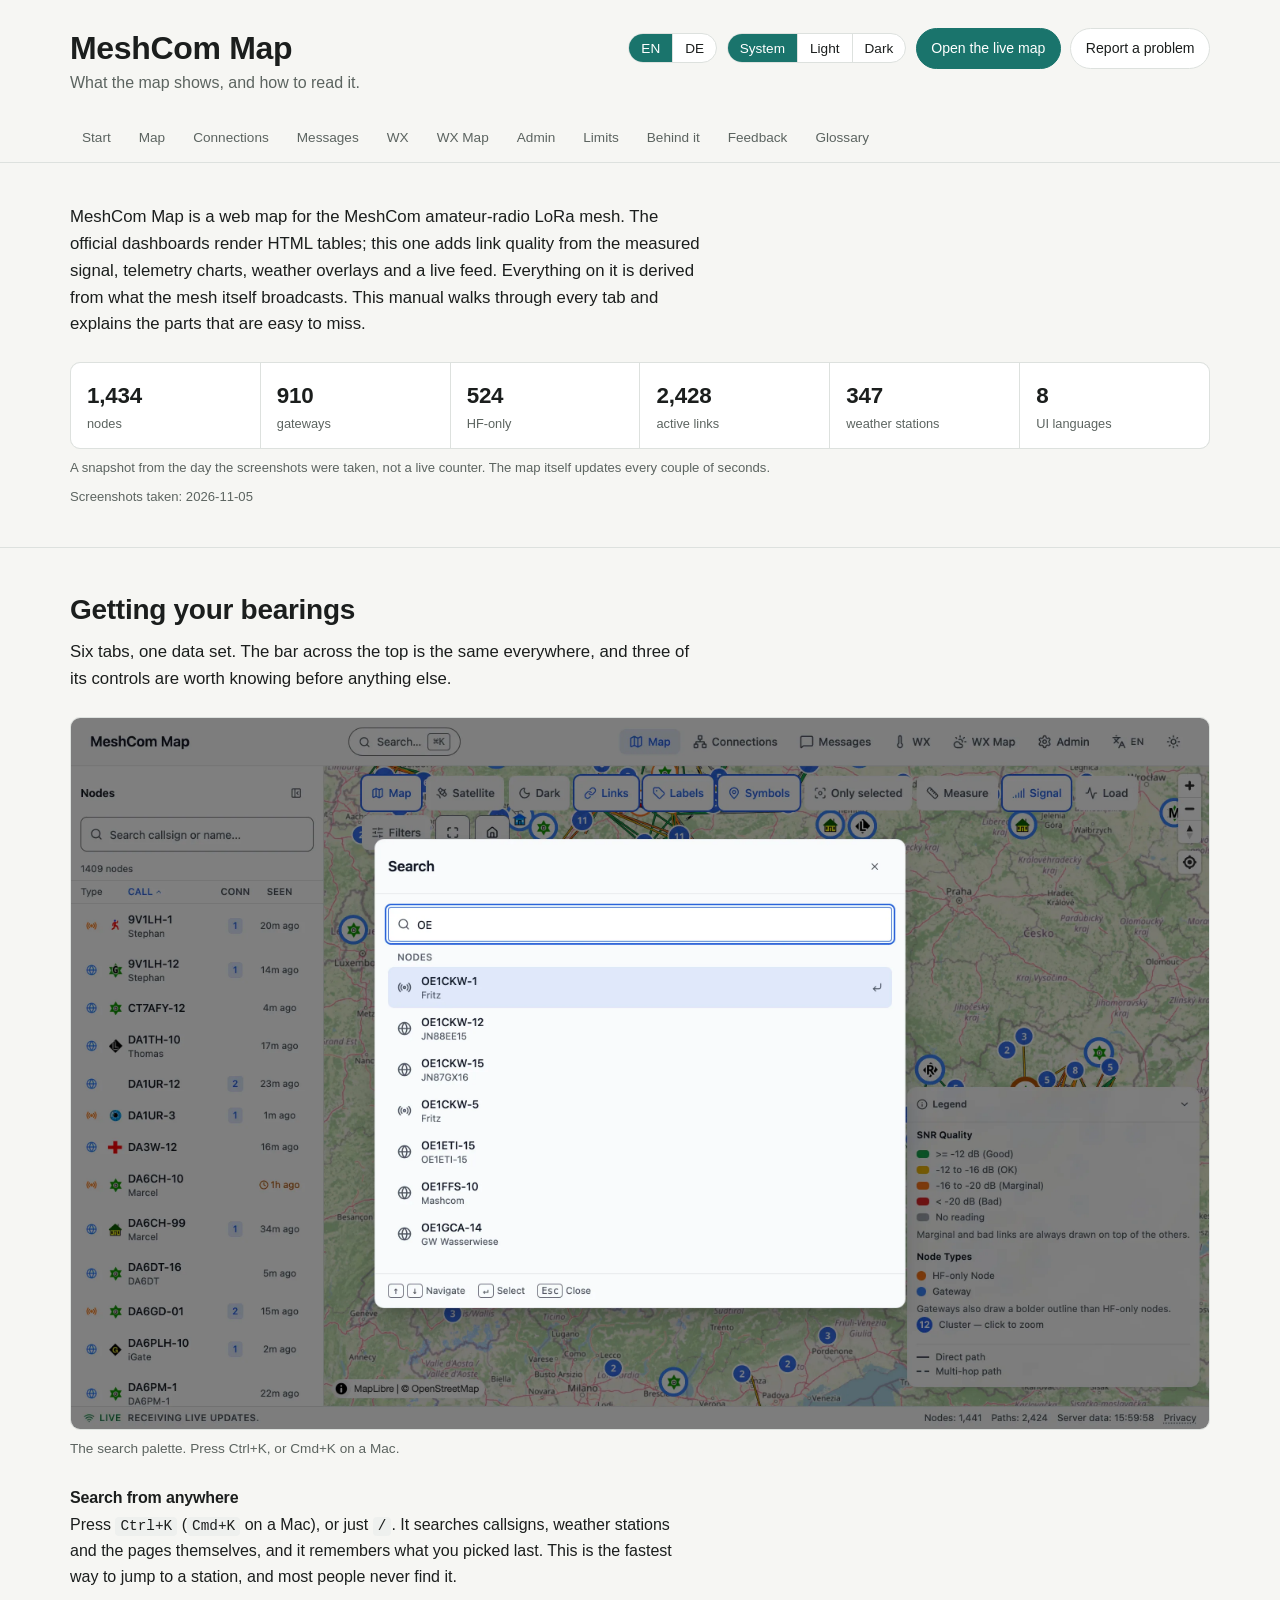
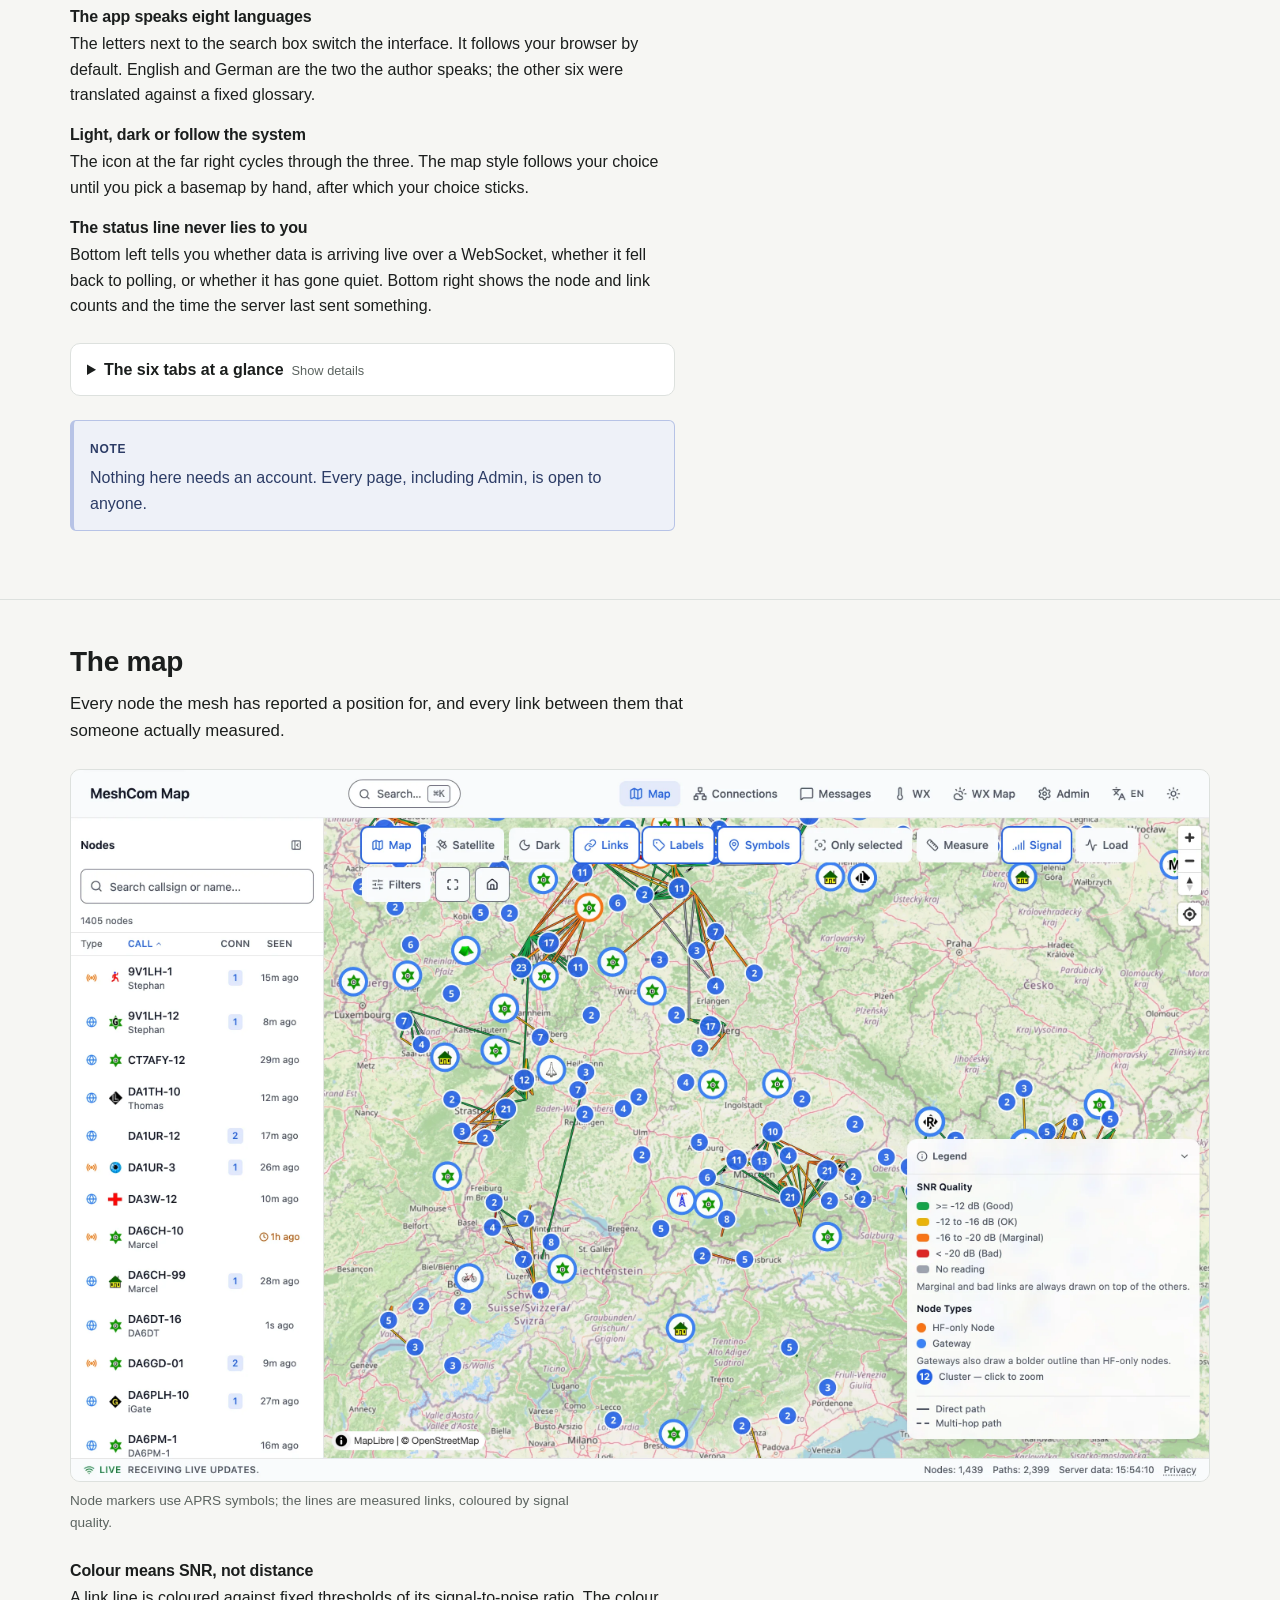
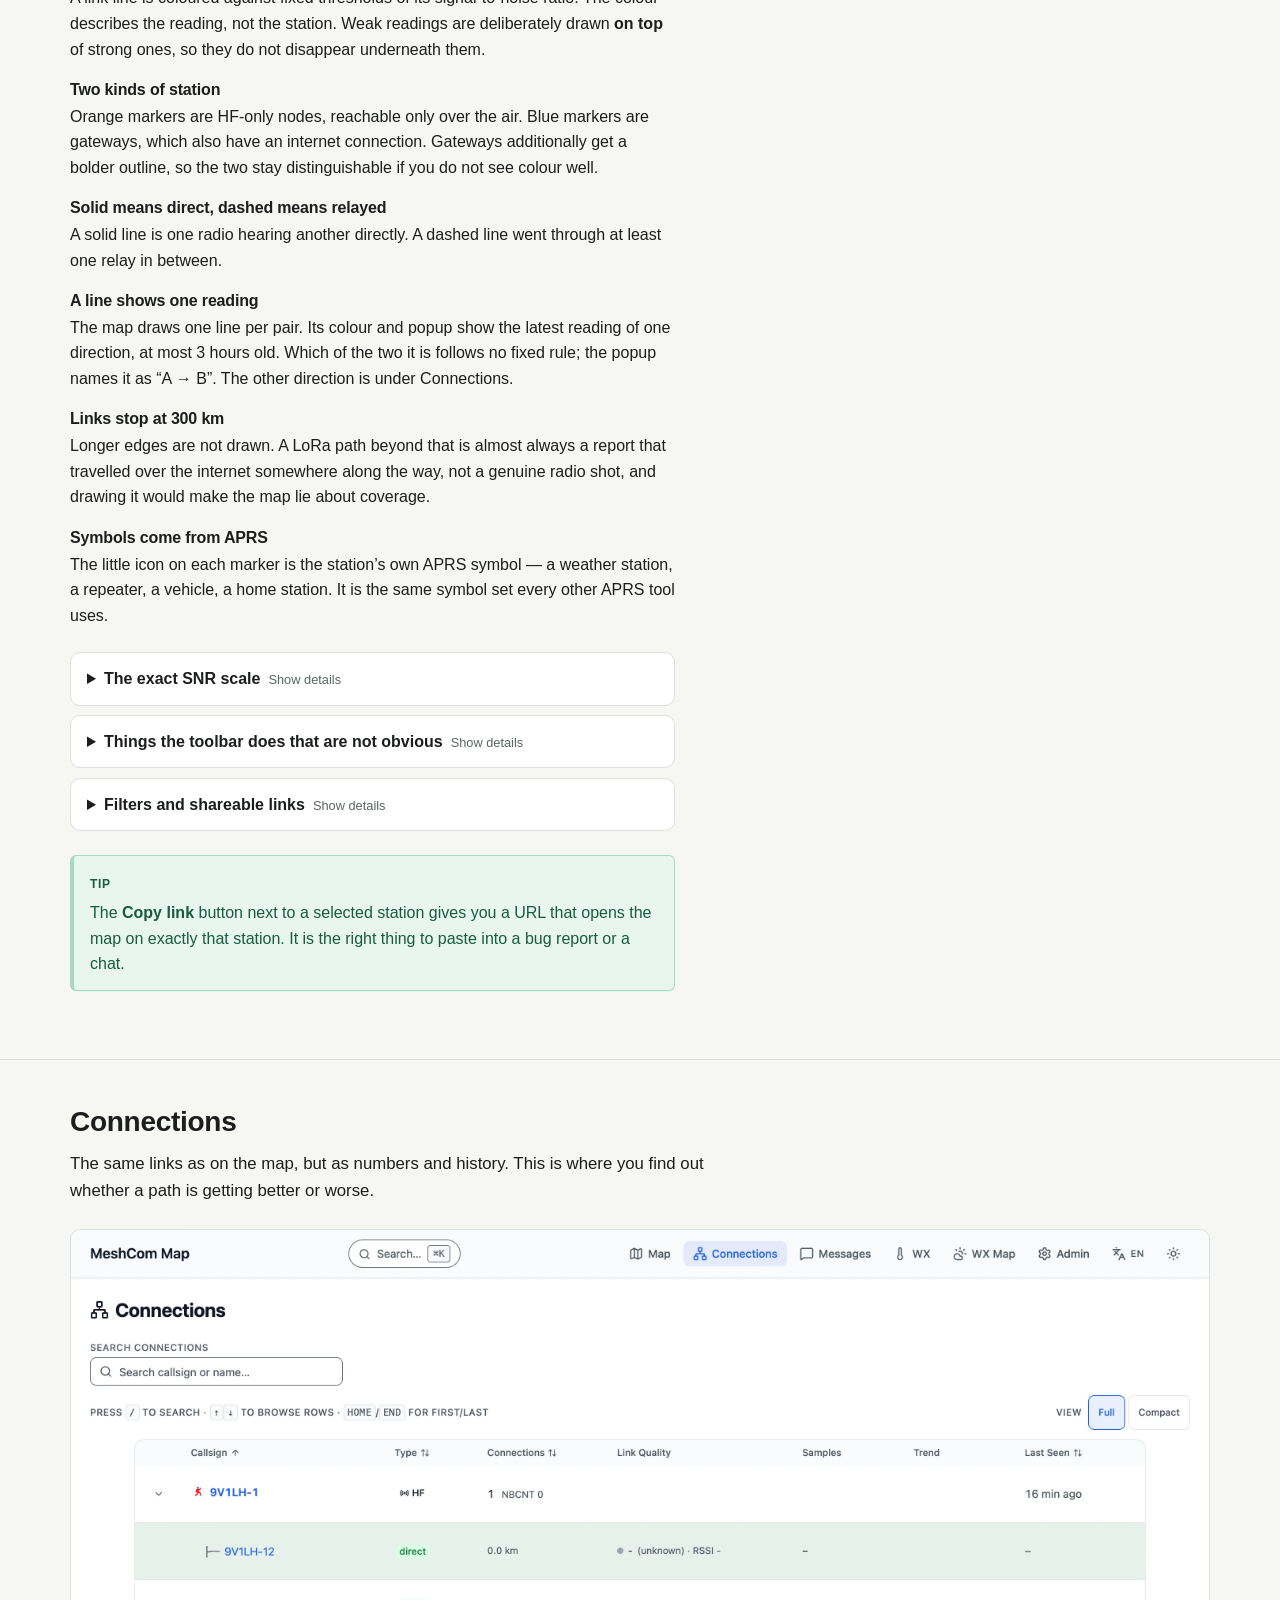
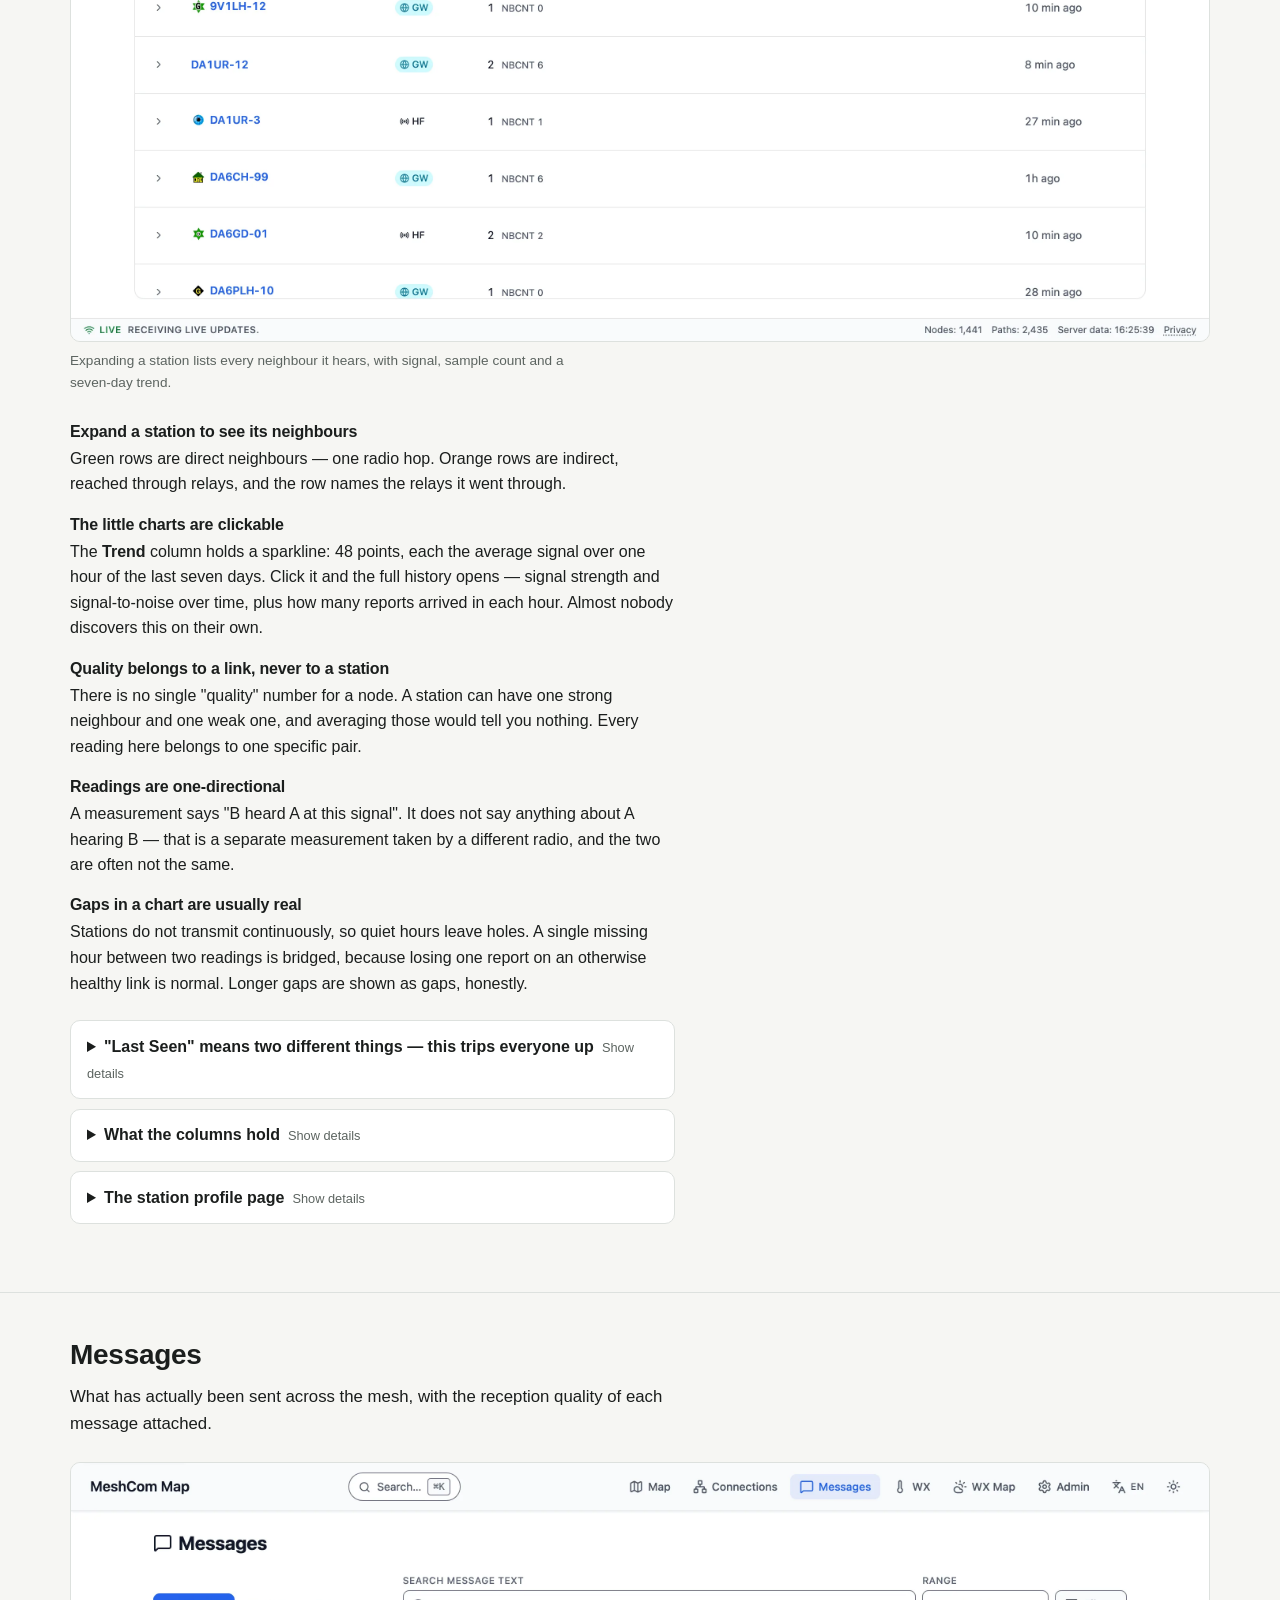
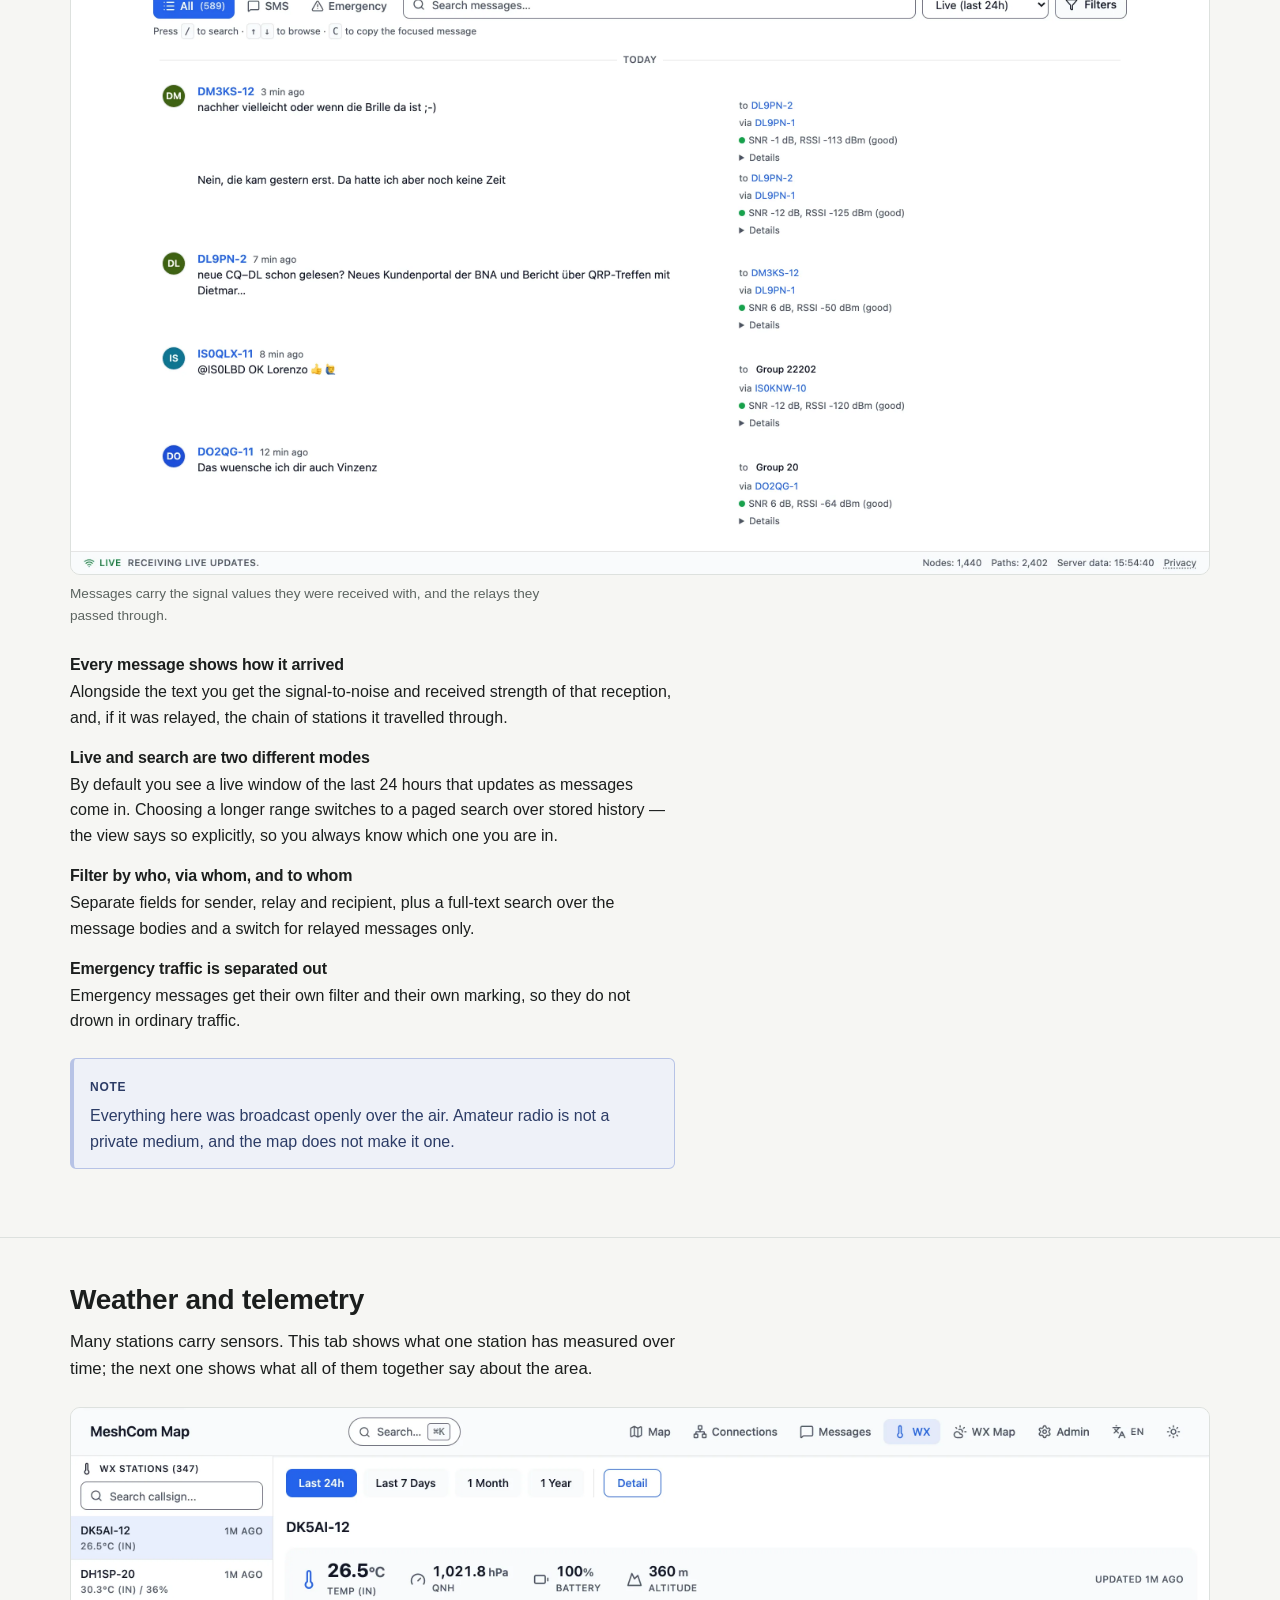
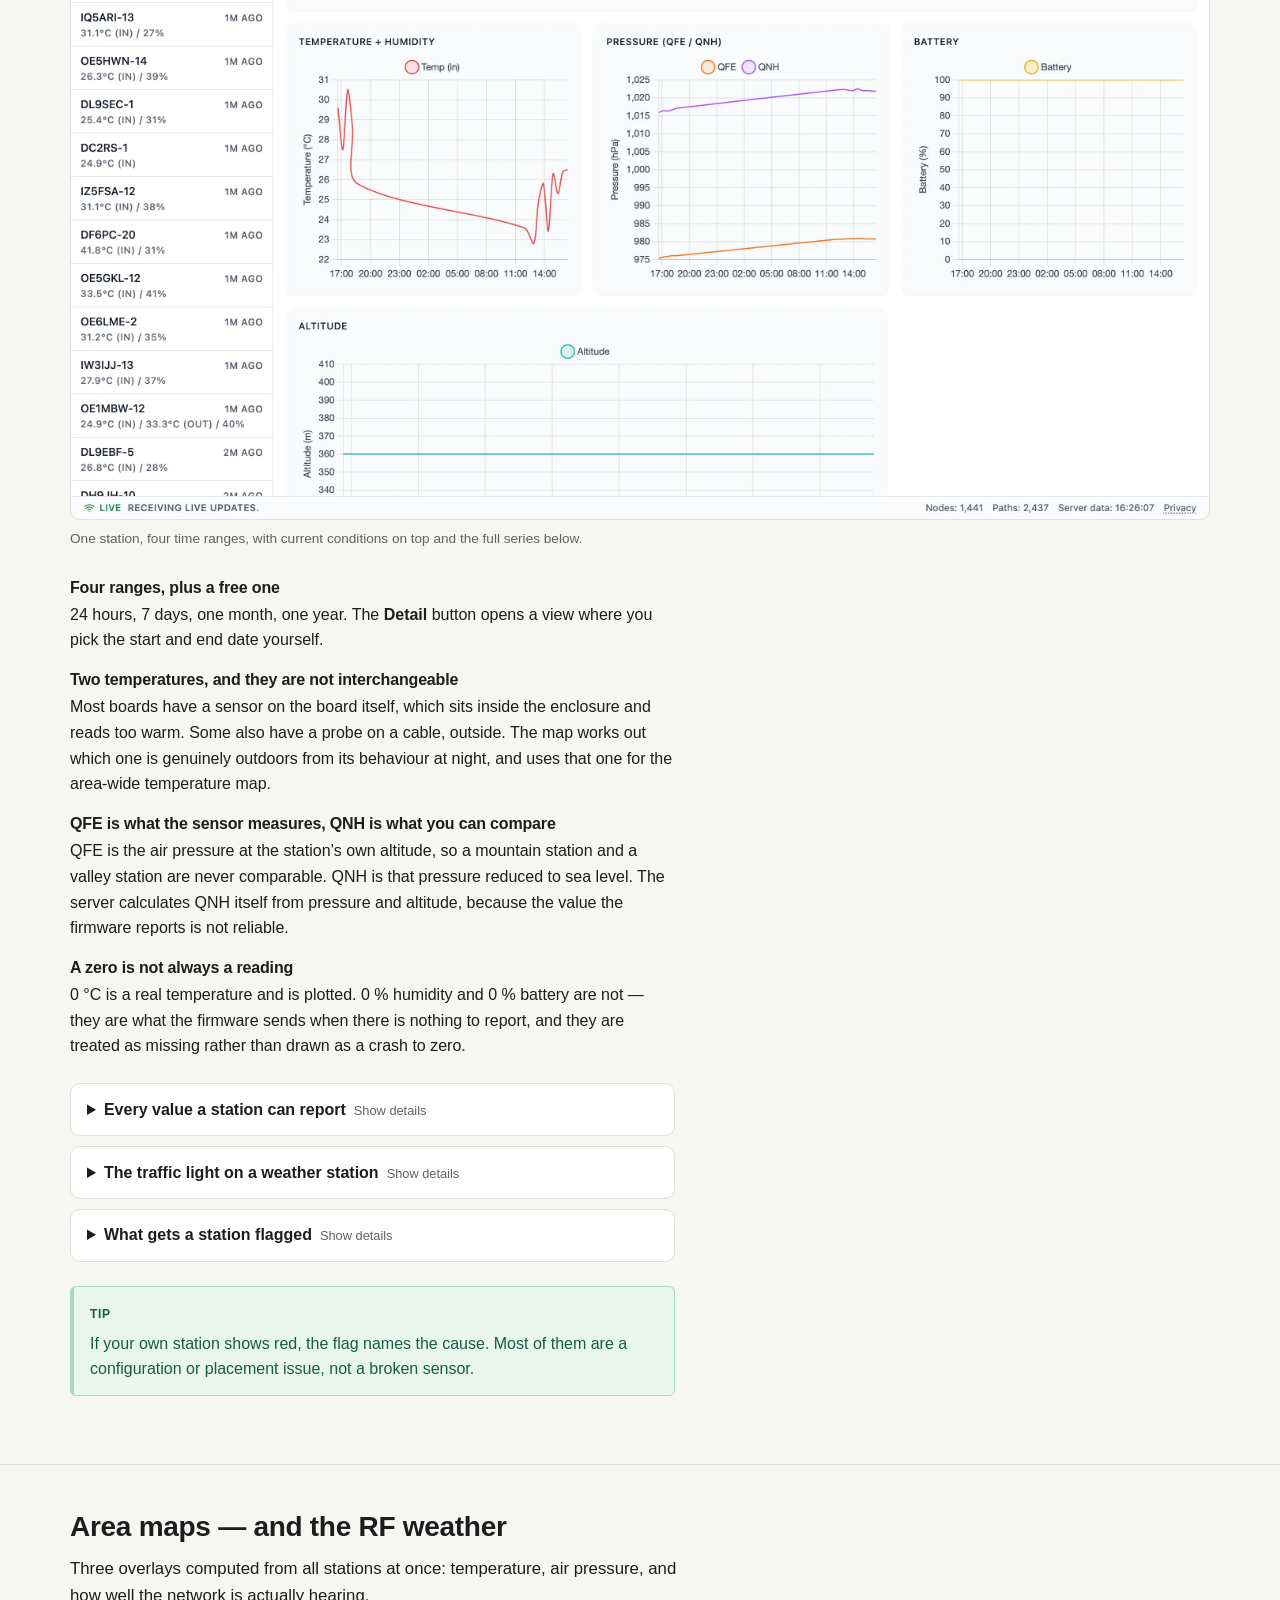
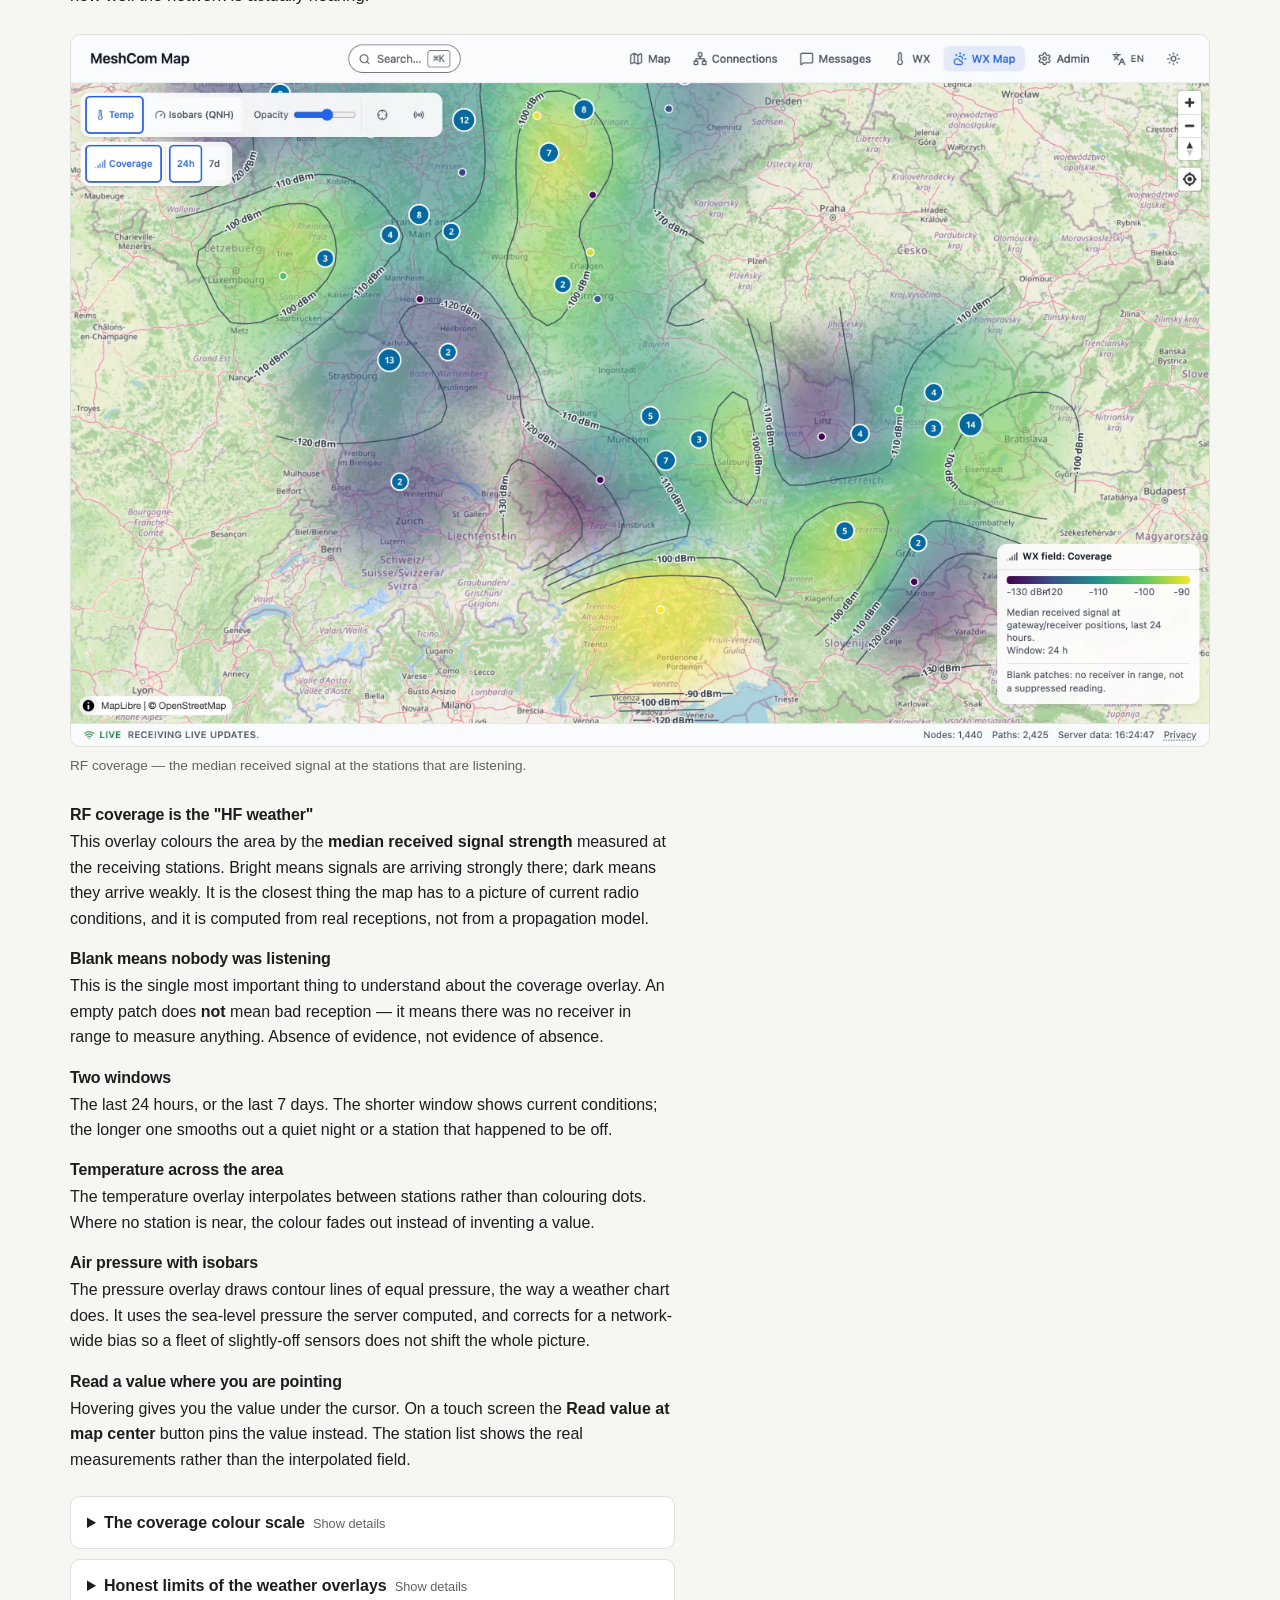
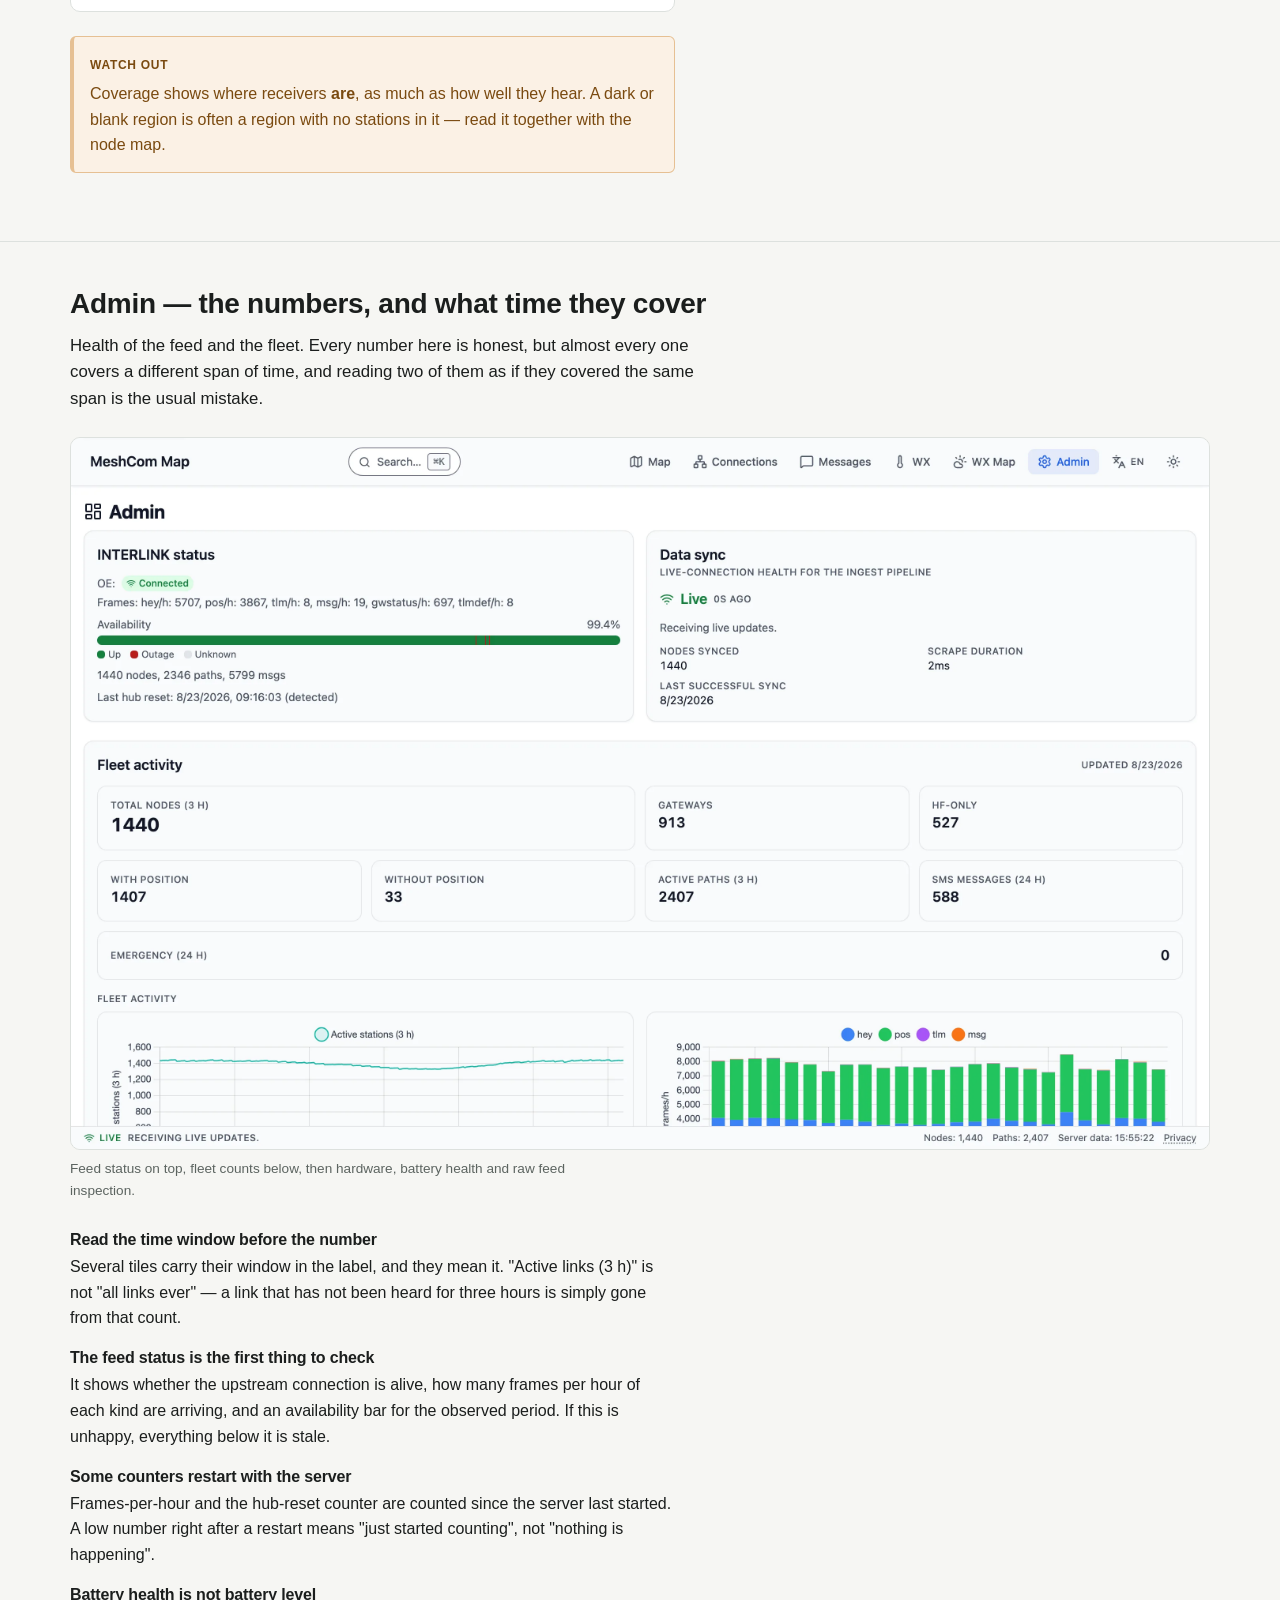
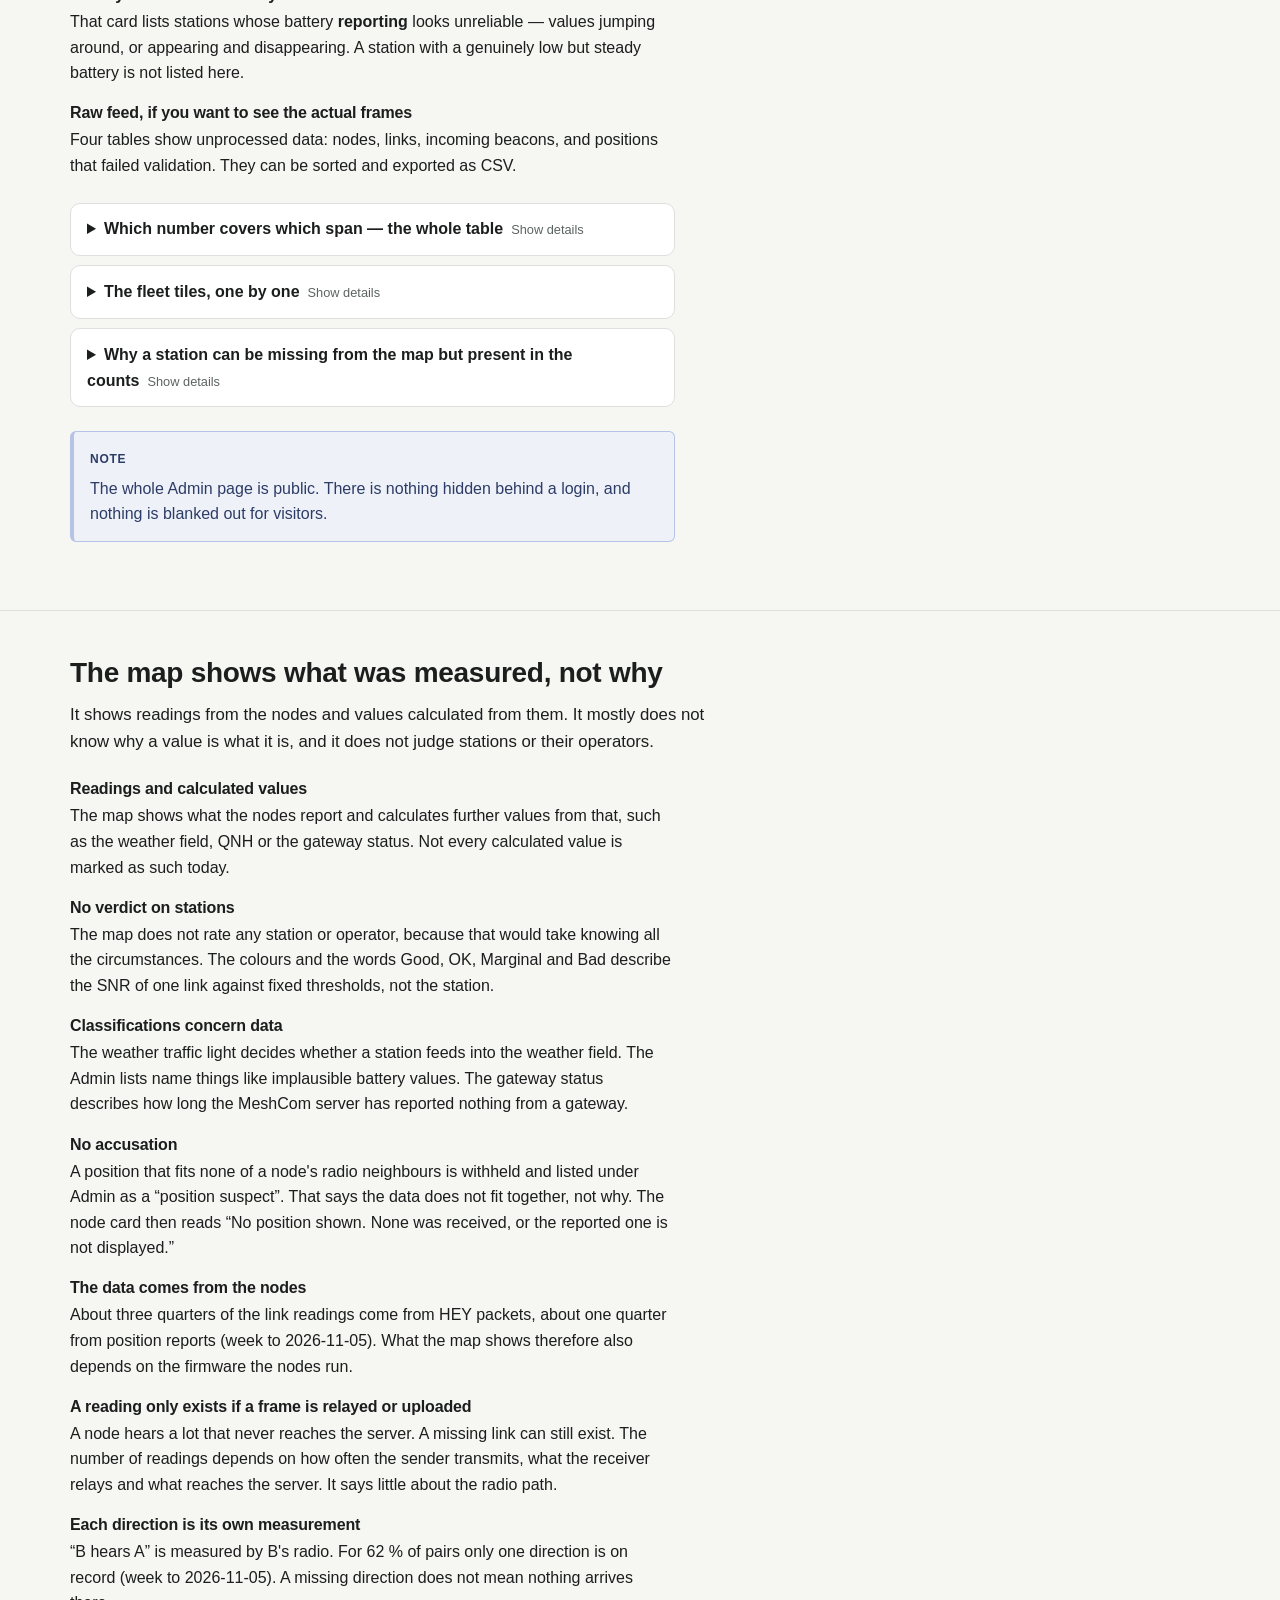
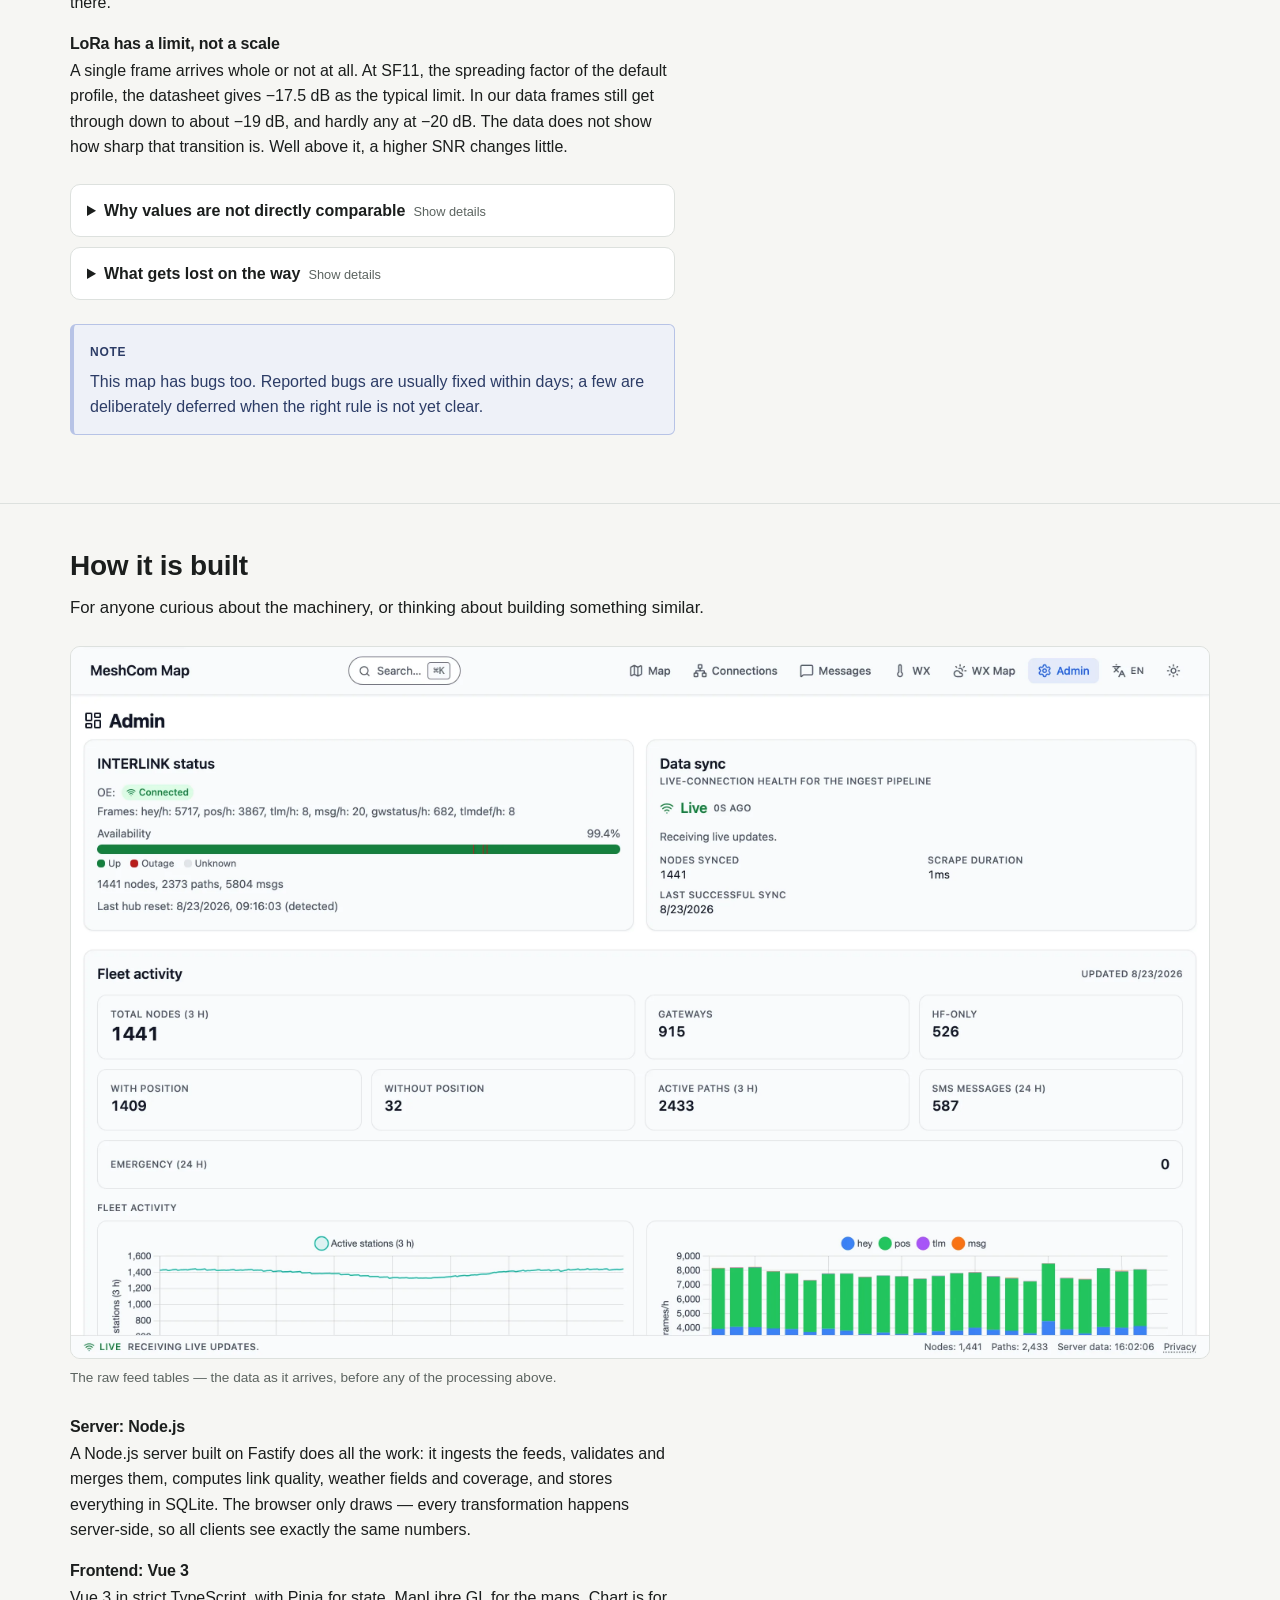
<file: index.html>
<!doctype html>
<html lang="en">
  <head>
    <meta charset="utf-8" />
    <meta name="viewport" content="width=device-width, initial-scale=1" />
    <meta
      name="description"
      content="The user manual for the MeshCom Map, an amateur-radio LoRa mesh visualization. / Das Benutzerhandbuch zur MeshCom Map."
    />
    <title>MeshCom Map — User Manual</title>
    <script>
      // Pre-paint theme bootstrap: read the persisted choice synchronously so
      // there is no flash of the wrong theme before guide.js runs. Falls
      // through to prefers-color-scheme (handled entirely in CSS) when
      // nothing is stored, i.e. the "system" state sets no attribute.
      (function () {
        try {
          var t = window.localStorage.getItem("guide:theme");
          if (t === "light" || t === "dark") {
            document.documentElement.setAttribute("data-theme", t);
          }
        } catch (e) {}
      })();
    </script>
    <link rel="stylesheet" href="assets/guide.css" />
  </head>
  <body>
    <a id="skip-link" class="skip-link" href="#main-content"
      >Skip to content / Zum Inhalt springen</a
    >
    <div id="app">
      <noscript>
        <div class="noscript-banner">
          This user manual needs JavaScript to render. Visit the live map or the
          source repository directly:
          <a href="https://meshmap.oevsv.at">meshmap.oevsv.at</a> ·
          <a href="https://github.com/DK5EN/map">github.com/DK5EN/map</a>
        </div>
      </noscript>
    </div>
    <script src="assets/content.en.js"></script>
    <script src="assets/content.de.js"></script>
    <script src="assets/guide.js"></script>
  </body>
</html>
</file>
<file: assets/guide.css>
/*
 * MeshCom Map feature guide — shell stylesheet.
 * Tokens: light palette on bare :root, dark overrides duplicated under
 * prefers-color-scheme (guarded by :not([data-theme="light"])) and under
 * [data-theme="dark"], so the explicit toggle always wins over the OS.
 */

:root {
  color-scheme: light dark;
  --font-sans:
    -apple-system, BlinkMacSystemFont, "Segoe UI", Roboto, Helvetica, Arial,
    sans-serif;
  --font-mono:
    ui-monospace, SFMono-Regular, Menlo, Consolas, "Liberation Mono", monospace;
  --measure: 68ch;
  --content-width: 1180px;
  --radius: 10px;
  --radius-sm: 6px;

  --bg: #f6f6f3;
  --bg-elevated: #ffffff;
  --bg-sunken: #eef0ee;
  --fg: #1b1e1d;
  --fg-muted: #5c6460;
  --border: #dde1de;
  --accent: #1a746c;
  --accent-fg: #ffffff;
  --accent-soft: #e4f2ef;
  --focus-ring: #1a746c;
  --shadow: 0 10px 30px rgba(20, 24, 22, 0.12);
  --image-bg: #dde1de;

  --tip-bg: #e9f5ef;
  --tip-border: #a6d9c1;
  --tip-fg: #175c40;
  --note-bg: #eef1f8;
  --note-border: #b7c3e6;
  --note-fg: #2c3c66;
  --warn-bg: #fbf1e5;
  --warn-border: #e6c093;
  --warn-fg: #7a4a10;
}

@media (prefers-color-scheme: dark) {
  :root:not([data-theme="light"]) {
    --bg: #14171a;
    --bg-elevated: #1b1f22;
    --bg-sunken: #101315;
    --fg: #e8eae8;
    --fg-muted: #9aa3a0;
    --border: #2b3134;
    --accent: #5fd0c4;
    --accent-fg: #0a1f1c;
    --accent-soft: #16302c;
    --focus-ring: #5fd0c4;
    --shadow: 0 10px 30px rgba(0, 0, 0, 0.45);
    --image-bg: #22272a;

    --tip-bg: #14302a;
    --tip-border: #2e6a54;
    --tip-fg: #9fe6cc;
    --note-bg: #1b2434;
    --note-border: #3a4f78;
    --note-fg: #c0cdec;
    --warn-bg: #2f210f;
    --warn-border: #7a4a10;
    --warn-fg: #edc48f;
  }
}

:root[data-theme="dark"] {
  --bg: #14171a;
  --bg-elevated: #1b1f22;
  --bg-sunken: #101315;
  --fg: #e8eae8;
  --fg-muted: #9aa3a0;
  --border: #2b3134;
  --accent: #5fd0c4;
  --accent-fg: #0a1f1c;
  --accent-soft: #16302c;
  --focus-ring: #5fd0c4;
  --shadow: 0 10px 30px rgba(0, 0, 0, 0.45);
  --image-bg: #22272a;

  --tip-bg: #14302a;
  --tip-border: #2e6a54;
  --tip-fg: #9fe6cc;
  --note-bg: #1b2434;
  --note-border: #3a4f78;
  --note-fg: #c0cdec;
  --warn-bg: #2f210f;
  --warn-border: #7a4a10;
  --warn-fg: #edc48f;
}

/* Reset ------------------------------------------------------------- */

*,
*::before,
*::after {
  box-sizing: border-box;
}

html {
  -webkit-text-size-adjust: 100%;
}

html,
body {
  max-width: 100%;
  overflow-x: hidden;
}

body {
  margin: 0;
  background: var(--bg);
  color: var(--fg);
  font-family: var(--font-sans);
  font-size: 16px;
  line-height: 1.6;
  -webkit-font-smoothing: antialiased;
}

body.lightbox-open {
  overflow: hidden;
}

img {
  max-width: 100%;
  display: block;
}

table {
  border-collapse: collapse;
}

a {
  color: var(--accent);
}

h1,
h2,
h3 {
  line-height: 1.25;
  letter-spacing: -0.01em;
}

:focus-visible {
  outline: 3px solid var(--focus-ring);
  outline-offset: 2px;
  border-radius: 4px;
}

/* Skip link ----------------------------------------------------------- */

.skip-link {
  position: absolute;
  left: 0.75rem;
  top: -3rem;
  z-index: 1000;
  background: var(--accent);
  color: var(--accent-fg);
  padding: 0.6rem 1rem;
  border-radius: var(--radius-sm);
  text-decoration: none;
  font-size: 0.9rem;
  transition: top 0.15s ease;
}

.skip-link:focus {
  top: 0.75rem;
}

/* Noscript ------------------------------------------------------------ */

.noscript-banner {
  max-width: 40rem;
  margin: 3rem auto;
  padding: 1.25rem 1.5rem;
  border: 1px solid var(--border);
  border-radius: var(--radius);
  background: var(--bg-elevated);
  text-align: center;
}

/* Fatal / notice banners ----------------------------------------------- */

.error-banner {
  max-width: var(--content-width);
  margin: 1.5rem auto;
  padding: 1.25rem 1.5rem;
  border: 1px solid var(--warn-border);
  background: var(--warn-bg);
  color: var(--warn-fg);
  border-radius: var(--radius);
}

.error-banner p {
  margin: 0.25rem 0;
}

.lang-notice {
  max-width: var(--content-width);
  margin: 1rem auto 0;
  padding: 0.6rem 1rem;
  border: 1px solid var(--note-border);
  background: var(--note-bg);
  color: var(--note-fg);
  border-radius: var(--radius-sm);
  font-size: 0.9rem;
}

/* Header ---------------------------------------------------------------- */

.site-header {
  max-width: var(--content-width);
  margin: 0 auto;
  padding: 1.75rem 1.25rem 1.25rem;
  display: flex;
  flex-wrap: wrap;
  gap: 1rem 2rem;
  align-items: flex-start;
  justify-content: space-between;
}

.brand h1 {
  margin: 0 0 0.15rem;
  font-size: clamp(1.5rem, 3vw, 2rem);
}

.brand .tagline {
  margin: 0;
  color: var(--fg-muted);
  max-width: 40ch;
}

.controls {
  display: flex;
  flex-wrap: wrap;
  gap: 0.6rem;
  align-items: center;
}

.btn-group {
  display: inline-flex;
  border: 1px solid var(--border);
  border-radius: 999px;
  overflow: hidden;
  background: var(--bg-elevated);
}

.btn-group button {
  border: none;
  background: transparent;
  color: var(--fg);
  padding: 0.4rem 0.75rem;
  font-size: 0.85rem;
  cursor: pointer;
  font-family: inherit;
}

.btn-group button + button {
  border-left: 1px solid var(--border);
}

.btn-group button[aria-pressed="true"] {
  background: var(--accent);
  color: var(--accent-fg);
}

.cta-row {
  display: flex;
  flex-wrap: wrap;
  gap: 0.6rem;
}

.btn {
  display: inline-flex;
  align-items: center;
  gap: 0.4rem;
  padding: 0.5rem 0.9rem;
  border-radius: 999px;
  border: 1px solid var(--border);
  background: var(--bg-elevated);
  color: var(--fg);
  text-decoration: none;
  font-size: 0.88rem;
  white-space: nowrap;
}

.btn.primary {
  background: var(--accent);
  border-color: var(--accent);
  color: var(--accent-fg);
}

/* Chapter nav ------------------------------------------------------------ */

.chapter-nav {
  position: sticky;
  top: 0;
  z-index: 50;
  background: color-mix(in srgb, var(--bg) 92%, transparent);
  backdrop-filter: saturate(140%) blur(8px);
  border-bottom: 1px solid var(--border);
}

.chapter-nav-toggle {
  display: none;
  width: 100%;
  padding: 0.7rem 1.25rem;
  border: none;
  background: transparent;
  color: var(--fg);
  font: inherit;
  font-size: 0.9rem;
  text-align: left;
  cursor: pointer;
}

.chapter-nav-toggle::after {
  content: "\25BE";
  float: right;
}

.chapter-nav-list {
  max-width: var(--content-width);
  margin: 0 auto;
  padding: 0 1.25rem;
  list-style: none;
  display: flex;
  gap: 0.25rem;
  overflow-x: auto;
  scrollbar-width: thin;
}

.chapter-nav-list a {
  display: block;
  padding: 0.7rem 0.75rem;
  color: var(--fg-muted);
  text-decoration: none;
  font-size: 0.85rem;
  white-space: nowrap;
  border-bottom: 2px solid transparent;
}

.chapter-nav-list a[aria-current="true"] {
  color: var(--fg);
  border-bottom-color: var(--accent);
  font-weight: 600;
}

/* Hero -------------------------------------------------------------------- */

.hero {
  max-width: var(--content-width);
  margin: 0 auto;
  padding: 1.5rem 1.25rem 2.5rem;
}

.hero .intro {
  max-width: var(--measure);
  color: var(--fg);
  font-size: 1.05rem;
}

.stats {
  list-style: none;
  margin: 1.5rem 0 0.5rem;
  padding: 0;
  display: grid;
  grid-template-columns: repeat(auto-fit, minmax(7.5rem, 1fr));
  gap: 1px;
  background: var(--border);
  border: 1px solid var(--border);
  border-radius: var(--radius);
  overflow: hidden;
}

.stats li {
  background: var(--bg-elevated);
  padding: 0.9rem 1rem;
}

.stat-value {
  display: block;
  font-size: 1.4rem;
  font-weight: 700;
  letter-spacing: -0.01em;
}

.stat-label {
  display: block;
  color: var(--fg-muted);
  font-size: 0.8rem;
}

.stats-note,
.updated-note {
  margin: 0.5rem 0 0;
  color: var(--fg-muted);
  font-size: 0.82rem;
}

/* Chapters ------------------------------------------------------------- */

.chapter {
  border-top: 1px solid var(--border);
  scroll-margin-top: 3.25rem;
}

.chapter-inner {
  max-width: var(--content-width);
  margin: 0 auto;
  padding: 2.75rem 1.25rem;
}

.chapter h2 {
  font-size: clamp(1.3rem, 2.4vw, 1.75rem);
  margin: 0 0 0.75rem;
}

.chapter .lead {
  max-width: var(--measure);
  font-size: 1.05rem;
  color: var(--fg);
  margin: 0 0 1.5rem;
}

.chapter.reveal-pending {
  opacity: 0;
  transform: translateY(1.1rem);
}

.chapter.revealed {
  opacity: 1;
  transform: none;
  transition:
    opacity 0.6s ease,
    transform 0.6s ease;
}

.chapter-figure {
  margin: 0 0 1.75rem;
}

.chapter-image-btn {
  display: block;
  width: 100%;
  padding: 0;
  border: 1px solid var(--border);
  border-radius: var(--radius);
  background: var(--image-bg);
  overflow: hidden;
  cursor: zoom-in;
  line-height: 0;
}

.chapter-image {
  width: 100%;
  height: auto;
}

.chapter-image.tall {
  height: 60vh;
  max-height: 620px;
  object-fit: cover;
  object-position: top;
}

.chapter-figure figcaption {
  margin-top: 0.5rem;
  color: var(--fg-muted);
  font-size: 0.85rem;
  max-width: var(--measure);
}

.points {
  max-width: var(--measure);
  display: grid;
  gap: 1.1rem;
  margin: 0 0 1.5rem;
}

.point h3 {
  margin: 0 0 0.25rem;
  font-size: 1rem;
}

.point p {
  margin: 0;
  color: var(--fg);
}

/* Details ---------------------------------------------------------------- */

.details-group {
  max-width: var(--measure);
  display: grid;
  gap: 0.6rem;
  margin: 0 0 1.5rem;
}

.chapter-details {
  border: 1px solid var(--border);
  border-radius: var(--radius);
  background: var(--bg-elevated);
  padding: 0.15rem 1rem;
}

.chapter-details summary {
  padding: 0.65rem 0;
  cursor: pointer;
  font-weight: 600;
  list-style: revert;
}

.details-hint {
  margin-left: 0.5rem;
  font-weight: 400;
  color: var(--fg-muted);
  font-size: 0.8rem;
}

.details-body {
  padding: 0 0 0.9rem;
}

.details-body p,
.details-body li {
  color: var(--fg);
}

.details-body ul {
  margin: 0;
  padding-left: 1.2rem;
}

.table-scroll {
  overflow-x: auto;
  border: 1px solid var(--border);
  border-radius: var(--radius-sm);
}

.table-scroll table {
  width: 100%;
  font-size: 0.9rem;
}

.table-scroll th,
.table-scroll td {
  padding: 0.5rem 0.75rem;
  border-bottom: 1px solid var(--border);
  text-align: left;
  white-space: nowrap;
}

.table-scroll thead th {
  background: var(--bg-sunken);
}

.table-scroll tbody tr:last-child td {
  border-bottom: none;
}

code {
  font-family: var(--font-mono);
  background: var(--bg-sunken);
  padding: 0.1em 0.35em;
  border-radius: 4px;
  font-size: 0.9em;
}

/* Callouts ---------------------------------------------------------------- */

.callout {
  max-width: var(--measure);
  border: 1px solid var(--border);
  border-left-width: 4px;
  border-radius: var(--radius-sm);
  padding: 0.85rem 1rem;
  margin: 0 0 1.5rem;
}

.callout p {
  margin: 0.3rem 0 0;
}

.callout-label {
  font-size: 0.75rem;
  font-weight: 700;
  letter-spacing: 0.06em;
  text-transform: uppercase;
}

.callout-tip {
  background: var(--tip-bg);
  border-color: var(--tip-border);
  color: var(--tip-fg);
}

.callout-note {
  background: var(--note-bg);
  border-color: var(--note-border);
  color: var(--note-fg);
}

.callout-warn {
  background: var(--warn-bg);
  border-color: var(--warn-border);
  color: var(--warn-fg);
}

/* Glossary ------------------------------------------------------------ */

.glossary {
  border-top: 1px solid var(--border);
}

.glossary-inner {
  max-width: var(--content-width);
  margin: 0 auto;
  padding: 2.75rem 1.25rem;
}

.glossary dl {
  max-width: var(--measure);
  display: grid;
  grid-template-columns: max-content 1fr;
  gap: 0.5rem 1.25rem;
  margin: 1rem 0 0;
}

.glossary dt {
  font-weight: 700;
  font-family: var(--font-mono);
  font-size: 0.9rem;
}

.glossary dd {
  margin: 0;
  color: var(--fg);
}

/* Footer ------------------------------------------------------------- */

.site-footer {
  border-top: 1px solid var(--border);
  background: var(--bg-sunken);
}

.site-footer-inner {
  max-width: var(--content-width);
  margin: 0 auto;
  padding: 2rem 1.25rem 3rem;
  color: var(--fg-muted);
  font-size: 0.88rem;
}

.footer-links {
  list-style: none;
  margin: 0.9rem 0 0;
  padding: 0;
  display: flex;
  flex-wrap: wrap;
  gap: 0.4rem 1.25rem;
}

.footer-links a {
  color: var(--fg-muted);
}

/* Back to top ------------------------------------------------------------ */

.back-to-top {
  position: fixed;
  right: 1.25rem;
  bottom: 1.25rem;
  z-index: 60;
  border: 1px solid var(--border);
  background: var(--bg-elevated);
  color: var(--fg);
  border-radius: 999px;
  padding: 0.55rem 1rem;
  font-size: 0.85rem;
  box-shadow: var(--shadow);
  cursor: pointer;
  opacity: 0;
  transform: translateY(0.5rem);
  pointer-events: none;
  transition:
    opacity 0.2s ease,
    transform 0.2s ease;
}

.back-to-top.visible {
  opacity: 1;
  transform: none;
  pointer-events: auto;
}

/* Lightbox ---------------------------------------------------------------- */

.lightbox {
  position: fixed;
  inset: 0;
  z-index: 100;
  display: flex;
  align-items: center;
  justify-content: center;
  padding: 2rem 1rem;
}

.lightbox[hidden] {
  display: none;
}

.lightbox-backdrop {
  position: absolute;
  inset: 0;
  background: rgba(10, 12, 12, 0.82);
}

.lightbox-content {
  position: relative;
  z-index: 1;
  max-width: 100%;
  max-height: 100%;
  display: flex;
  flex-direction: column;
  align-items: center;
  gap: 0.6rem;
}

.lightbox-img {
  max-width: 100%;
  max-height: 82vh;
  width: auto;
  height: auto;
  object-fit: contain;
  border-radius: var(--radius-sm);
  background: var(--image-bg);
}

.lightbox-caption {
  color: #f0f1ef;
  font-size: 0.85rem;
  text-align: center;
  max-width: 60ch;
  margin: 0;
}

.lightbox-caption[hidden] {
  display: none;
}

.lightbox-close {
  align-self: flex-end;
  border: 1px solid rgba(255, 255, 255, 0.35);
  background: rgba(0, 0, 0, 0.35);
  color: #fff;
  border-radius: 999px;
  width: 2.25rem;
  height: 2.25rem;
  font-size: 1.2rem;
  line-height: 1;
  cursor: pointer;
}

/* Responsive --------------------------------------------------------------- */

@media (max-width: 640px) {
  .chapter-nav-toggle {
    display: block;
  }

  .chapter-nav-list {
    display: none;
    flex-direction: column;
    padding-bottom: 0.5rem;
  }

  .chapter-nav-list.open {
    display: flex;
  }

  .chapter-nav-list a {
    padding: 0.6rem 0.25rem;
  }

  .site-header {
    padding-top: 1.25rem;
  }

  .back-to-top {
    right: 0.75rem;
    bottom: 0.75rem;
  }
}

/* Reduced motion --------------------------------------------------------- */

@media (prefers-reduced-motion: reduce) {
  * {
    scroll-behavior: auto !important;
  }

  .chapter,
  .chapter.reveal-pending,
  .chapter.revealed {
    opacity: 1 !important;
    transform: none !important;
    transition: none !important;
  }

  .back-to-top {
    transition: none !important;
  }

  .skip-link {
    transition: none !important;
  }
}
</file>
